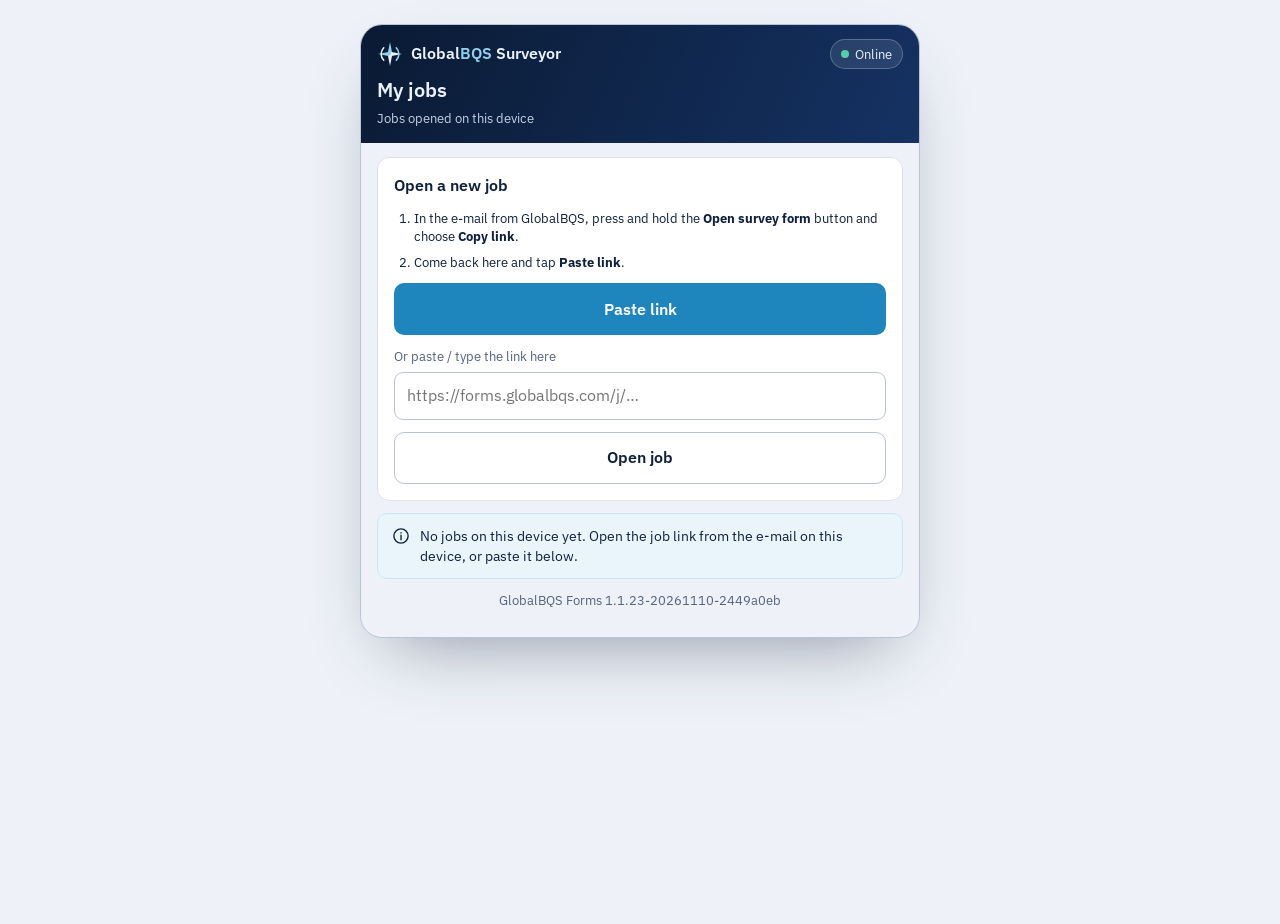
<file: index.html>
<!doctype html>
<html lang="en">
<head>
<meta charset="utf-8">
<script>
  // /j/<token> served as index.html (static-host fallback): go to the hash route before anything loads.
  (function(){var m=/^(.*\/)j\/([0-9a-fA-F]{64})\/?$/.exec(location.pathname);if(m){location.replace(m[1]+'#/j/'+m[2].toLowerCase());}})();
</script>
<meta name="viewport" content="width=device-width,initial-scale=1,viewport-fit=cover">
<title>GlobalBQS Forms</title>
<meta name="description" content="GlobalBQS survey forms for surveyors – works offline on board.">
<meta name="theme-color" content="#0a1a33">
<meta name="color-scheme" content="light dark">
<meta name="robots" content="noindex">
<meta name="referrer" content="no-referrer">
<link rel="manifest" href="manifest.webmanifest">
<link rel="icon" type="image/png" sizes="32x32" href="assets/icons/favicon-32.png">
<link rel="icon" type="image/svg+xml" href="assets/icons/icon.svg">
<!-- iOS home-screen app -->
<meta name="apple-mobile-web-app-capable" content="yes">
<meta name="mobile-web-app-capable" content="yes">
<meta name="apple-mobile-web-app-status-bar-style" content="black-translucent">
<meta name="apple-mobile-web-app-title" content="GBQS Forms">
<meta name="format-detection" content="telephone=no">
<link rel="apple-touch-icon" href="assets/icons/apple-touch-icon.png">
<link rel="stylesheet" href="app.css?v=1.1.23-20261110-2449a0eb">
<link rel="modulepreload" href="js/app.js">
</head>
<body>
<div class="demo-ribbon" aria-hidden="true">DEMO</div>
<div id="app"><div class="boot">Loading GlobalBQS Forms…</div></div>
<div class="modal" id="modal" hidden><div class="modal-c" role="dialog" aria-modal="true" aria-labelledby="mTitle"><h3 id="mTitle"></h3><div id="mBody" style="display:grid;gap:10px"></div><div id="mBtns"></div></div></div>
<div class="toast" id="toast" role="status" aria-live="polite" hidden></div>
<div class="update-bar" id="updateBar" role="alert" hidden><span>New version available</span><button type="button" id="updateBtn">Reload</button></div>
<noscript>GlobalBQS Forms needs JavaScript.</noscript>
<script type="module" src="js/app.js?v=1.1.23-20261110-2449a0eb"></script>
</body>
</html>
</file>
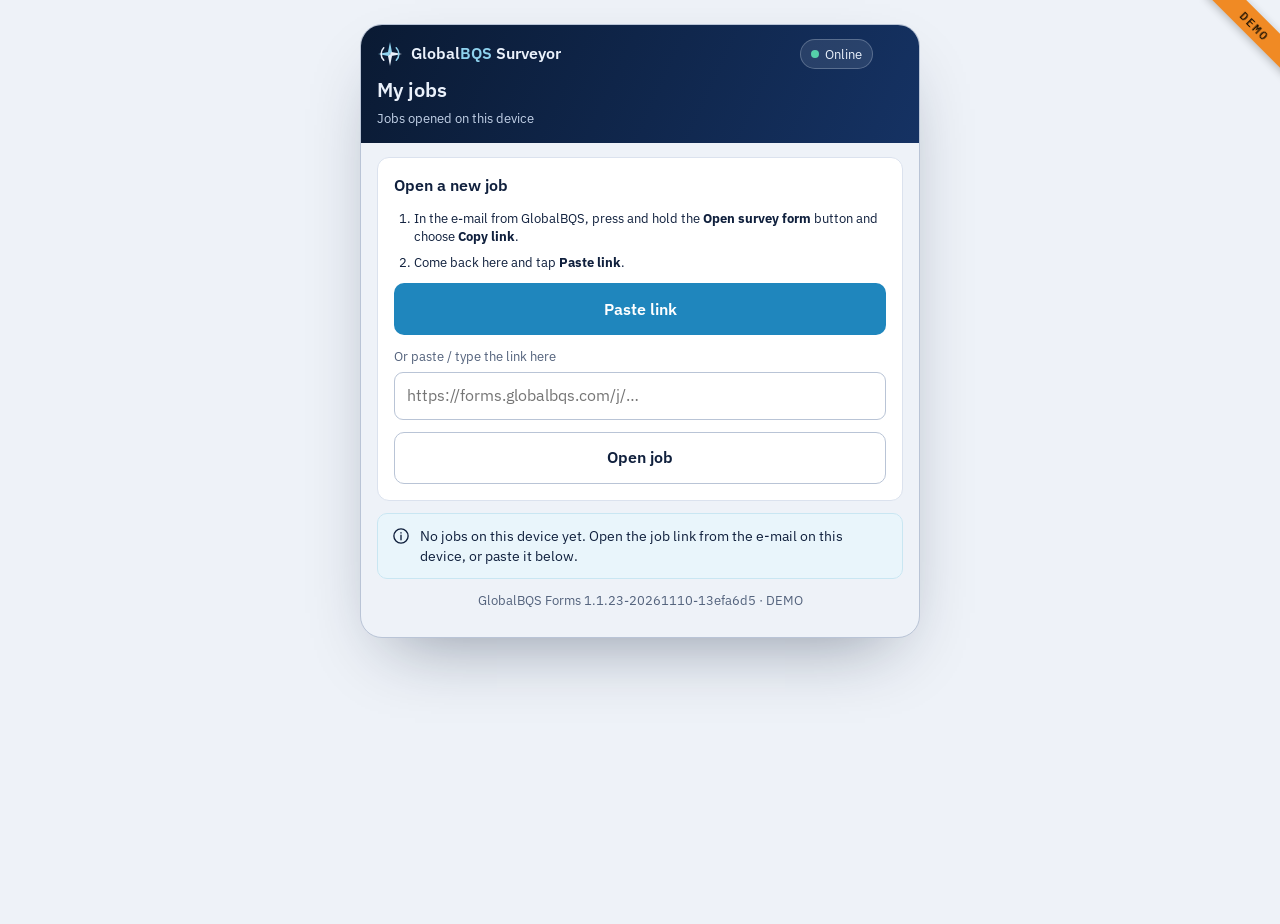
<file: demo/index.html>
<!doctype html>
<html lang="en">
<head>
<meta charset="utf-8">
<script>
  // /j/<token> served as index.html (static-host fallback): go to the hash route before anything loads.
  (function(){var m=/^(.*\/)j\/([0-9a-fA-F]{64})\/?$/.exec(location.pathname);if(m){location.replace(m[1]+'#/j/'+m[2].toLowerCase());}})();
</script>
<meta name="viewport" content="width=device-width,initial-scale=1,viewport-fit=cover">
<title>GlobalBQS Forms</title>
<meta name="description" content="GlobalBQS survey forms for surveyors – works offline on board.">
<meta name="theme-color" content="#0a1a33">
<meta name="color-scheme" content="light dark">
<meta name="robots" content="noindex">
<meta name="referrer" content="no-referrer">
<link rel="manifest" href="manifest.webmanifest">
<link rel="icon" type="image/png" sizes="32x32" href="assets/icons/favicon-32.png">
<link rel="icon" type="image/svg+xml" href="assets/icons/icon.svg">
<!-- iOS home-screen app -->
<meta name="apple-mobile-web-app-capable" content="yes">
<meta name="mobile-web-app-capable" content="yes">
<meta name="apple-mobile-web-app-status-bar-style" content="black-translucent">
<meta name="apple-mobile-web-app-title" content="GBQS Forms">
<meta name="format-detection" content="telephone=no">
<link rel="apple-touch-icon" href="assets/icons/apple-touch-icon.png">
<link rel="stylesheet" href="app.css?v=1.1.23-20261110-13efa6d5">
<link rel="modulepreload" href="js/app.js">
</head>
<body>
<div class="demo-ribbon" aria-hidden="true">DEMO</div>
<div id="app"><div class="boot">Loading GlobalBQS Forms…</div></div>
<div class="modal" id="modal" hidden><div class="modal-c" role="dialog" aria-modal="true" aria-labelledby="mTitle"><h3 id="mTitle"></h3><div id="mBody" style="display:grid;gap:10px"></div><div id="mBtns"></div></div></div>
<div class="toast" id="toast" role="status" aria-live="polite" hidden></div>
<div class="update-bar" id="updateBar" role="alert" hidden><span>New version available</span><button type="button" id="updateBtn">Reload</button></div>
<noscript>GlobalBQS Forms needs JavaScript.</noscript>
<script type="module" src="js/app.js?v=1.1.23-20261110-13efa6d5"></script>
</body>
</html>
</file>
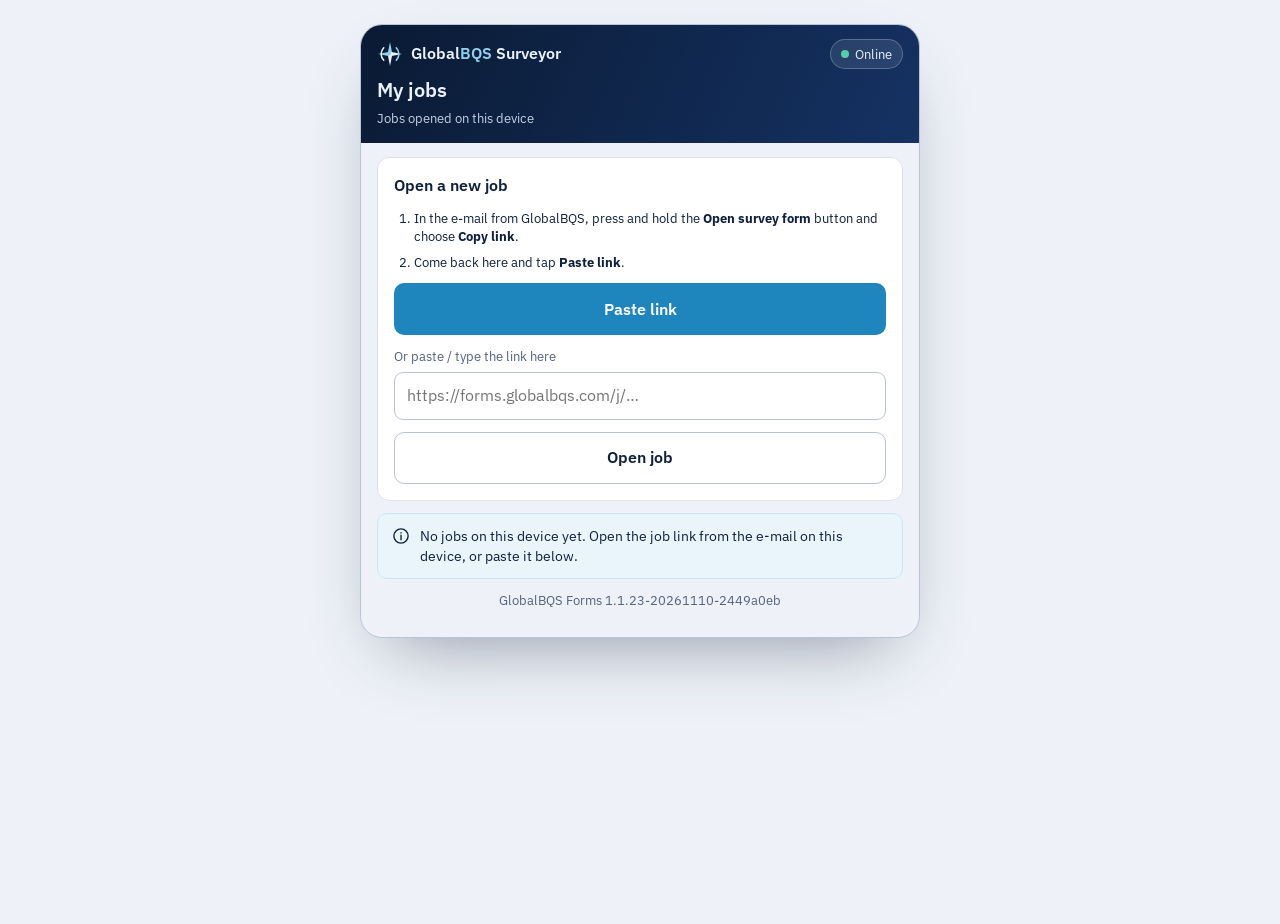
<file: j/index.html>
<!doctype html>
<html lang="en"><head><meta charset="utf-8"><meta name="viewport" content="width=device-width,initial-scale=1"><meta name="robots" content="noindex"><title>GlobalBQS Forms</title>
<script>
// Fallback for hosts without a 404 rewrite: links of the form /j/?<token>, /j/?t=<token> or /j/#<token>.
(function(){
  var s = location.search + ' ' + location.hash + ' ' + location.pathname, m = /([0-9a-fA-F]{64})/.exec(s);
  var base = location.pathname.replace(/j\/.*$/, '');
  location.replace(base + (m ? '#/j/' + m[1].toLowerCase() : ''));
})();
</script></head><body style="font-family:sans-serif;padding:24px">Opening the job… <a href="../">Continue</a></body></html>
</file>
<file: app.css>
/* GlobalBQS Forms - styles taken from the approved mockups (Surveyor Journey + Survey Form). */
@font-face{font-family:"IBM Plex Sans";font-style:normal;font-weight:400;font-display:swap;src:url(assets/fonts/ibm-plex-sans-latin-400-normal.woff2) format("woff2")}
@font-face{font-family:"IBM Plex Sans";font-style:normal;font-weight:500;font-display:swap;src:url(assets/fonts/ibm-plex-sans-latin-500-normal.woff2) format("woff2")}
@font-face{font-family:"IBM Plex Sans";font-style:normal;font-weight:600;font-display:swap;src:url(assets/fonts/ibm-plex-sans-latin-600-normal.woff2) format("woff2")}
@font-face{font-family:"IBM Plex Sans";font-style:normal;font-weight:700;font-display:swap;src:url(assets/fonts/ibm-plex-sans-latin-700-normal.woff2) format("woff2")}
@font-face{font-family:"IBM Plex Mono";font-style:normal;font-weight:400;font-display:swap;src:url(assets/fonts/ibm-plex-mono-latin-400-normal.woff2) format("woff2")}
@font-face{font-family:"IBM Plex Mono";font-style:normal;font-weight:500;font-display:swap;src:url(assets/fonts/ibm-plex-mono-latin-500-normal.woff2) format("woff2")}
@font-face{font-family:"IBM Plex Mono";font-style:normal;font-weight:600;font-display:swap;src:url(assets/fonts/ibm-plex-mono-latin-600-normal.woff2) format("woff2")}

:root{
  --bar:#0a1a33; --bar-2:#153263; --bar-ink:#eaf1fb; --bar-accent:#8fd2ee;
  --bg:#eef2f8; --app:#eef2f8; --surface:#ffffff; --surface-2:#f5f8fc; --tint:#e9f5fb; --tint-line:#c9e6f2;
  --ink:#10203d; --muted:#53627c; --line:#dbe2ee; --line-strong:#b9c4d6;
  --accent:#1f86bd; --accent-strong:#0f6a9c; --accent-ink:#ffffff;
  --pos:#0f6e56; --pos-bg:#e6f5f0; --neg:#a3500a; --neg-bg:#fcf1e2; --crit:#b3392c; --crit-bg:#fbeae7;
  --input:#ffffff; --pad:#ffffff;
  --sans:"IBM Plex Sans", ui-sans-serif, system-ui, -apple-system, "Segoe UI", sans-serif;
  --mono:"IBM Plex Mono", ui-monospace, "SF Mono", Menlo, Consolas, monospace;
  color-scheme:light;
}
@media (prefers-color-scheme: dark){ :root:not([data-theme="light"]){
  --bar:#07111f; --bar-2:#10264a; --bg:#0a1220; --app:#0a1220; --surface:#111c2f; --surface-2:#16233a; --tint:#11304a; --tint-line:#1d4a6a;
  --ink:#e6edf7; --muted:#a3b2c9; --line:#24344f; --line-strong:#3a4e6e;
  --accent:#5bb8e4; --accent-strong:#8fd2ee; --accent-ink:#06121f;
  --pos:#55cfa9; --pos-bg:#0e2e26; --neg:#f2a865; --neg-bg:#33240f; --crit:#f3907f; --crit-bg:#3a1a17;
  --input:#0c1628; color-scheme:dark; } }
:root[data-theme="dark"]{
  --bar:#07111f; --bar-2:#10264a; --bg:#0a1220; --app:#0a1220; --surface:#111c2f; --surface-2:#16233a; --tint:#11304a; --tint-line:#1d4a6a;
  --ink:#e6edf7; --muted:#a3b2c9; --line:#24344f; --line-strong:#3a4e6e;
  --accent:#5bb8e4; --accent-strong:#8fd2ee; --accent-ink:#06121f;
  --pos:#55cfa9; --pos-bg:#0e2e26; --neg:#f2a865; --neg-bg:#33240f; --crit:#f3907f; --crit-bg:#3a1a17;
  --input:#0c1628; color-scheme:dark; }

*{box-sizing:border-box}
[hidden]{display:none!important}
html{-webkit-text-size-adjust:100%; scroll-padding-top:env(safe-area-inset-top,0px)}
/* No overflow:hidden on body: on iOS Safari that turns body into the scroll container and position:fixed
   elements (the Back/Next bar) then scroll with the page. overflow-x:clip clips without creating a scroller. */
html{overflow-x:clip; background:var(--bg)}
body{margin:0; background:var(--bg); color:var(--ink); font-family:var(--sans); font-size:15px; line-height:1.45; min-height:100vh; min-height:100dvh}
body::before{content:""; position:fixed; inset:0 0 auto; height:env(safe-area-inset-top,0px); z-index:30; background:var(--bar)}
button,input,select,textarea{font:inherit; color:inherit}
:focus-visible{outline:3px solid var(--accent); outline-offset:2px}
.mono{font-family:var(--mono); font-variant-numeric:tabular-nums}
.muted{color:var(--muted); font-size:13.5px}
.small{font-size:12.5px}
.err{font-size:13px; color:var(--crit); font-weight:500}
.boot{display:grid; place-items:center; min-height:60vh; color:var(--muted)}

/* demo ribbon */
.demo-ribbon{display:none}
.is-demo .demo-ribbon{display:block; position:fixed; top:calc(env(safe-area-inset-top,0px) + 14px); right:-34px; z-index:60; transform:rotate(45deg); background:#f08a24; color:#1d1203; font:700 12px/1 var(--mono); letter-spacing:.18em; padding:6px 40px; box-shadow:0 2px 8px rgba(0,0,0,.25); pointer-events:none}

/* update + offline bars */
.update-bar{position:fixed; left:50%; transform:translateX(-50%); bottom:calc(96px + env(safe-area-inset-bottom,0px)); z-index:55; background:var(--ink); color:var(--surface); border-radius:12px; padding:10px 12px 10px 16px; display:flex; gap:12px; align-items:center; box-shadow:0 10px 30px rgba(0,0,0,.3); max-width:calc(100% - 32px); font-size:14px}
.update-bar button{min-height:40px; border-radius:9px; border:0; background:var(--accent); color:var(--accent-ink); font-weight:600; padding:0 14px; cursor:pointer}

/* ================= journey screens (phone-width column) ================= */
.journey-app{padding-top:env(safe-area-inset-top,0px); padding-bottom:env(safe-area-inset-bottom,0px)}
.phone{max-width:560px; margin:0 auto; background:var(--app); min-height:100vh; display:flex; flex-direction:column}
@media (min-width:600px){ .phone{min-height:auto; margin:24px auto 32px; border-radius:22px; border:1px solid var(--line-strong); overflow:hidden; box-shadow:0 30px 70px -30px rgba(10,26,51,.45)} }
.appbar{background:linear-gradient(115deg,var(--bar),var(--bar-2)); color:var(--bar-ink); padding:14px 16px; display:grid; gap:6px}
.appbar-row{display:flex; align-items:center; justify-content:space-between; gap:10px}
.brand{display:flex; align-items:center; gap:8px; font-weight:600; font-size:16px; min-width:0}
.brand svg{width:26px; height:26px; flex:none}
.brand b{font-weight:600; white-space:nowrap}
.brand span{color:var(--bar-accent)}
.net{font-size:12.5px; display:inline-flex; align-items:center; gap:6px; padding:4px 10px; min-height:30px; border-radius:999px; background:rgba(234,241,251,.1); border:1px solid rgba(234,241,251,.25); color:var(--bar-ink); white-space:nowrap}
.net i{width:8px; height:8px; border-radius:50%; background:#55cfa9; flex:none}
.net.off i{background:#f2a865}
.net .q{font-family:var(--mono); font-size:11.5px; background:#f2a865; color:#1d1203; border-radius:999px; padding:0 7px}
.appbar h1{margin:0; font-size:20px; font-weight:600}
.appbar p{margin:0; font-size:13px; color:#c3d2e8}
.back{background:none; border:0; color:var(--bar-accent); padding:0; min-height:36px; font-size:15px; cursor:pointer; justify-self:start}
.content{padding:14px 16px 28px; display:grid; gap:12px; align-content:start; flex:1}
.card{background:var(--surface); border:1px solid var(--line); border-radius:12px; padding:16px; display:grid; gap:12px; min-width:0}
.card>*{min-width:0}
.card h3{margin:0; font-size:16px; font-weight:600}
.row{display:flex; justify-content:space-between; align-items:center; gap:10px; flex-wrap:wrap}
.pill{display:inline-flex; align-items:center; gap:6px; font-family:var(--mono); font-size:11.5px; font-weight:600; letter-spacing:.06em; text-transform:uppercase; padding:4px 9px; border-radius:999px; white-space:nowrap}
.pill.ok{background:var(--pos-bg); color:var(--pos)} .pill.warn{background:var(--neg-bg); color:var(--neg)} .pill.bad{background:var(--crit-bg); color:var(--crit)} .pill.info{background:var(--tint); color:var(--accent-strong)}
.btn{display:inline-flex; align-items:center; justify-content:center; gap:8px; min-height:48px; padding:0 18px; border-radius:10px; border:1px solid transparent; font-weight:600; font-size:15px; cursor:pointer; text-decoration:none}
.btn.block{display:flex; width:100%; min-height:52px; font-size:15.5px}
.btn.primary{background:var(--accent); color:var(--accent-ink)}
.btn.primary:hover{background:var(--accent-strong)}
.btn.primary:disabled{background:var(--line-strong); color:var(--muted); cursor:not-allowed}
.btn.ghost{background:var(--surface); border-color:var(--line-strong); color:var(--ink)}
.btn.ghost:hover{border-color:var(--accent)}
.btn.ghost[aria-pressed="true"]{background:var(--neg-bg); border-color:var(--neg); color:var(--neg)}
.btn.danger{background:var(--crit); color:#fff}
.btn.small{min-height:40px; padding:0 12px; font-size:13.5px}
.btn:disabled{opacity:.55; cursor:not-allowed}
.kv{display:grid; grid-template-columns:auto 1fr; gap:6px 14px; font-size:14px; margin:0}
.kv dt{color:var(--muted)} .kv dd{margin:0; font-weight:500; text-align:right; overflow-wrap:anywhere}
.jobcard{display:grid; gap:6px; text-align:left; background:var(--surface); border:1px solid var(--line); border-radius:14px; padding:14px; cursor:pointer; width:100%}
.jobcard:hover{border-color:var(--accent)}
.jobcard .vsl{font-weight:600; font-size:16.5px}
.note{display:flex; gap:10px; padding:12px 14px; border-radius:10px; font-size:14px; align-items:flex-start}
.note svg{width:18px; height:18px; flex:none; margin-top:1px}
.note>div{min-width:0}
.note.info{background:var(--tint); border:1px solid var(--tint-line)}
.note.warn{background:var(--neg-bg); border:1px solid color-mix(in srgb,var(--neg) 35%,transparent)} .note.warn svg{color:var(--neg)}
.note.ok{background:var(--pos-bg); border:1px solid color-mix(in srgb,var(--pos) 30%,transparent)} .note.ok svg{color:var(--pos)}
.note.bad{background:var(--crit-bg); border:1px solid color-mix(in srgb,var(--crit) 35%,transparent)} .note.bad svg{color:var(--crit)}
.note .btn{margin-top:8px}
.check{display:grid; gap:10px; padding:14px; border-radius:12px; background:var(--surface); border:1px solid var(--line)}
.check.yes{border-color:var(--pos); background:var(--pos-bg)}
.check.no{border-color:var(--neg); background:var(--neg-bg)}
.check q{quotes:none; font-weight:600; font-size:15px}
.check .big{font-family:var(--mono); font-size:15px}
.yn{display:grid; grid-template-columns:1fr 1fr; gap:8px}
.yn button{min-height:48px; border-radius:10px; border:1px solid var(--line-strong); background:var(--surface); font-weight:600; cursor:pointer}
.yn button[aria-pressed="true"].y{background:var(--pos); color:#fff; border-color:var(--pos)}
.yn button[aria-pressed="true"].n{background:var(--neg); color:#fff; border-color:var(--neg)}
.fix{display:grid; gap:6px}
.fix label{font-size:12.5px; color:var(--muted)}
.fix input,.fix textarea,.fix select,.code{min-height:48px; padding:10px 12px; border-radius:9px; border:1px solid var(--line-strong); background:var(--input); font-size:16px; width:100%}
.fix textarea{min-height:72px; resize:vertical}
.fix input.bad{border-color:var(--crit)}
.fix .err{font-size:12.5px} .fix .okm{font-size:12.5px; color:var(--pos); font-weight:500}
.saved-fix{font-size:12.5px; color:var(--pos); font-weight:500}
.code{font-family:var(--mono); font-size:26px; letter-spacing:.4em; text-align:center; min-height:58px}
.tl{list-style:none; margin:0; padding:0; display:grid}
.tl li{display:grid; grid-template-columns:22px 1fr; gap:10px; padding-bottom:14px; position:relative}
.tl li::before{content:""; position:absolute; left:10px; top:22px; bottom:0; width:2px; background:var(--line)}
.tl li:last-child::before{display:none}
.tl .d{width:22px; height:22px; border-radius:50%; border:2px solid var(--line-strong); background:var(--surface); display:grid; place-items:center; font-size:12px; z-index:1}
.tl li.done .d{background:var(--pos); border-color:var(--pos); color:#fff}
.tl li.now .d{border-color:var(--accent); box-shadow:0 0 0 4px color-mix(in srgb,var(--accent) 25%,transparent)}
.tl li > div > b{display:block; font-size:14.5px}
.tl span b{color:var(--ink, inherit)}
.tl span{font-size:13px; color:var(--muted)}
ol.howto{margin:0; padding-left:20px; display:grid; gap:8px}
.ob{list-style:none; margin:0; padding:0; display:grid}
.ob li{display:flex; justify-content:space-between; align-items:center; gap:10px; padding:8px 0; border-bottom:1px solid var(--line); font-size:14px}
.ob li:last-child{border-bottom:0}
.ob small{display:block; font-family:var(--mono); font-size:11.5px; color:var(--muted)}
.progress{display:flex; gap:6px; align-items:center; font-size:12px; color:var(--muted)}
.progress i{width:26px; height:4px; border-radius:2px; background:var(--line)}
.progress i.on{background:var(--accent)}
.tabs{display:grid; grid-template-columns:1fr 1fr; gap:6px; background:var(--surface); padding:4px; border-radius:11px; border:1px solid var(--line)}
.tabs button{min-height:46px; border-radius:8px; border:0; background:transparent; font-weight:600; font-size:14.5px; cursor:pointer; display:flex; align-items:center; justify-content:center; gap:8px; color:var(--muted); padding:0 8px}
.tabs button[aria-selected="true"],.tabs button[aria-pressed="true"]{background:var(--tint); color:var(--accent-strong); box-shadow:inset 0 0 0 1px var(--accent)}
select.sel{min-height:48px; padding:10px 12px; border-radius:9px; border:1px solid var(--line-strong); background:var(--input); font-size:16px; width:100%}

/* ================= form (from the Survey Form mockup) ================= */
.form-app{padding-bottom:calc(104px + env(safe-area-inset-bottom,0px))}
.top{position:sticky; top:env(safe-area-inset-top,0px); z-index:20; background:linear-gradient(115deg,var(--bar) 0%,var(--bar-2) 100%); color:var(--bar-ink)}
.top-in{max-width:1180px; margin:0 auto; padding-block:10px 12px; padding-left:max(16px,env(safe-area-inset-left,0px)); padding-right:max(16px,env(safe-area-inset-right,0px)); display:grid; gap:8px}
.top-row{display:flex; align-items:center; justify-content:space-between; gap:12px}
.top .brand{flex:1}
.back-link{background:none; border:0; color:var(--bar-accent); min-height:40px; padding:0 6px 0 0; font-size:15px; cursor:pointer; flex:none}
.job{display:flex; flex-wrap:wrap; align-items:baseline; gap:4px 14px}
.job h1{margin:0; font-size:18px; font-weight:600; letter-spacing:.005em}
.job .ref{font-family:var(--mono); font-size:13px; color:var(--bar-accent)}
.saved{font-size:12.5px; color:#c3d2e8; display:flex; flex-wrap:wrap; gap:4px 12px}
#roBanner .ro-wrap{max-width:1180px; margin:12px auto 0; padding:0 max(16px,env(safe-area-inset-left,0px))}
main.ro .sig canvas{cursor:not-allowed}

.layout{max-width:1180px; margin:0 auto; padding-left:max(16px,env(safe-area-inset-left,0px)); padding-right:max(16px,env(safe-area-inset-right,0px)); padding-block:14px 32px; display:grid; gap:16px}
.steps{display:flex; gap:8px; overflow-x:auto; padding:2px 2px 6px; margin:0 -2px; scrollbar-width:thin}
.steps button{flex:none; display:flex; align-items:center; gap:8px; min-height:44px; padding:0 14px 0 8px; border-radius:999px; border:1px solid var(--line); background:var(--surface); color:var(--ink); font-size:14px; font-weight:500; cursor:pointer; text-align:left}
.steps button .n{width:26px; height:26px; border-radius:50%; display:grid; place-items:center; font-family:var(--mono); font-size:12px; font-weight:600; background:var(--surface-2); color:var(--muted); border:1px solid var(--line)}
.steps button.done .n{background:var(--pos-bg); color:var(--pos); border-color:transparent}
.steps button.open .n{background:var(--neg-bg); color:var(--neg); border-color:transparent}
.steps button[aria-current="step"]{border-color:var(--accent); box-shadow:inset 0 0 0 1px var(--accent)}
.steps button[aria-current="step"] .n{background:var(--accent); color:var(--accent-ink); border-color:transparent}
.steps .cnt{font-family:var(--mono); font-size:11.5px; color:var(--neg)}
.steps button .sl{flex:1; min-width:0}
main{min-width:0; display:grid; gap:14px; max-width:780px; width:100%}
@media (min-width:1000px){
  .layout{grid-template-columns:250px minmax(0,1fr); align-items:start; gap:28px; padding-top:22px}
  .steps{flex-direction:column; overflow:visible; position:sticky; top:calc(env(safe-area-inset-top,0px) + 130px); padding:0; margin:0}
  .steps button{border-radius:10px; justify-content:flex-start; width:100%}
  .steps .cnt{margin-left:auto}
}
.step-h{display:grid; gap:4px; padding:2px 0}
.eyebrow{font-family:var(--mono); font-size:12px; letter-spacing:.12em; text-transform:uppercase; color:var(--accent-strong)}
.step-h h2{margin:0; font-size:24px; font-weight:600; text-wrap:balance}
.step-h p{margin:0; color:var(--muted); max-width:62ch}
.card-h{display:flex; align-items:center; justify-content:space-between; gap:10px; flex-wrap:wrap}
.card-h h3{margin:0; font-size:16px; font-weight:600; display:flex; align-items:center; gap:10px; flex-wrap:wrap}
.gchip{font-family:var(--mono); font-size:12.5px; font-weight:600; letter-spacing:.04em; padding:3px 9px; border-radius:6px; background:var(--tint); color:var(--accent-strong); border:1px solid var(--tint-line)}
.order{background:var(--surface-2)}
.order dl{margin:0; display:grid; grid-template-columns:repeat(auto-fit,minmax(170px,1fr)); gap:12px 18px}
.order dt{font-size:12px; color:var(--muted); font-weight:500}
.order dd{margin:2px 0 0; font-weight:500; overflow-wrap:anywhere}
.lock{display:inline-flex; align-items:center; gap:6px; font-size:12.5px; color:var(--muted)}
.lock svg{width:14px; height:14px}
.lockbar{display:flex; gap:10px; align-items:center; flex-wrap:wrap; padding:12px 14px; border-radius:10px; background:var(--surface); border:1px solid var(--pos); font-size:14px}
.lockbar svg{width:18px; height:18px; color:var(--pos); flex:none}
.lockbar div{flex:1 1 220px}
.is-locked input:disabled,.is-locked select:disabled,.is-locked textarea:disabled,main.ro input:disabled,main.ro select:disabled,main.ro textarea:disabled{background:var(--surface-2); color:var(--muted); border-style:dashed}
.is-locked .seg button:disabled,.is-locked .btn:disabled,.is-locked .icon-btn:disabled,.is-locked .chip:disabled{opacity:.55; cursor:not-allowed}
.grid{display:grid; gap:12px 14px; grid-template-columns:repeat(auto-fit,minmax(150px,1fr))}
.grid.two{grid-template-columns:repeat(auto-fit,minmax(min(100%,220px),1fr))}
.field{display:grid; gap:5px; min-width:0; align-content:start}
.field label,.lbl{font-size:13.5px; font-weight:500; color:var(--ink)}
.opt{color:var(--muted); font-weight:400}
.ctl{position:relative; min-width:0}
.field>*,.ts-ctl .dt>*{min-width:0}
.ctl input,.ctl select,.field textarea{width:100%; min-height:48px; padding:10px 12px; border-radius:8px; border:1px solid var(--line-strong); background:var(--input); font-size:16px}
.field textarea{min-height:88px; resize:vertical; line-height:1.45}
.ctl.has-unit input{padding-right:52px}
.ctl .unit{position:absolute; right:12px; top:24px; transform:translateY(-50%); font-family:var(--mono); font-size:13px; color:var(--muted); pointer-events:none}
.ctl input.num{font-family:var(--mono); font-variant-numeric:tabular-nums}
.ctl input:focus,.ctl select:focus,.field textarea:focus{border-color:var(--accent); outline:none; box-shadow:0 0 0 3px color-mix(in srgb,var(--accent) 25%,transparent)}
.ctl input.miss,.ctl select.miss{border-color:var(--neg); background:color-mix(in srgb,var(--neg-bg) 60%,var(--input))}
.ctl input.bad{border-color:var(--crit); background:color-mix(in srgb,var(--crit-bg) 60%,var(--input))}
.hint{margin:0; font-size:12.5px; color:var(--muted)}
.pv{margin:0; font-size:12px; color:var(--muted); font-family:var(--mono)}
.pv:empty{display:none}
.pv.err{color:var(--crit); font-family:var(--sans); font-weight:500}
.pv .w{display:block; color:var(--neg); font-family:var(--sans); font-weight:500}
.out{display:flex; align-items:baseline; justify-content:space-between; gap:10px; min-height:48px; padding:10px 12px; border-radius:8px; background:var(--surface-2); border:1px dashed var(--line-strong); flex-wrap:wrap}
.out .v{font-family:var(--mono); font-weight:600; font-size:16px}
.out .s{font-size:12.5px; color:var(--muted)}
.seg{display:inline-flex; flex-wrap:wrap; border:1px solid var(--line-strong); border-radius:9px; overflow:hidden; background:var(--input); width:auto; max-width:100%; min-width:0}
.seg button{min-height:46px; min-width:56px; padding:0 14px; border:0; border-right:1px solid var(--line); background:transparent; font-size:14.5px; font-weight:500; cursor:pointer}
.seg button:last-child{border-right:0}
.seg button[aria-pressed="true"]{background:var(--accent); color:var(--accent-ink)}
.seg.sm button{min-width:44px; padding:0 10px}
.chips{display:flex; flex-wrap:wrap; gap:8px}
.chip{display:inline-flex; align-items:center; gap:8px; min-height:46px; padding:0 16px; border-radius:999px; border:1px solid var(--line-strong); background:var(--surface); font-family:var(--mono); font-weight:600; font-size:14px; cursor:pointer}
.chip[aria-pressed="true"]{background:var(--tint); border-color:var(--accent); color:var(--accent-strong)}
.chip .box{width:16px; height:16px; border-radius:4px; border:1.5px solid currentColor; display:grid; place-items:center}
.chip[aria-pressed="true"] .box::after{content:""; width:8px; height:8px; border-radius:2px; background:currentColor}
.btn.add{justify-self:start; border-style:dashed; color:var(--accent-strong); border-color:var(--accent); background:transparent}
.icon-btn{width:44px; height:44px; display:grid; place-items:center; border-radius:9px; border:1px solid var(--line); background:var(--surface); cursor:pointer; color:var(--muted); flex:none}
.icon-btn svg{width:18px; height:18px}
.icon-btn:hover{color:var(--crit); border-color:var(--crit)}
.tick{display:flex; gap:10px; align-items:center; min-height:44px; font-size:14px; cursor:pointer}
.tick input{width:22px; height:22px; margin:0; accent-color:var(--accent)}
.tanks{display:grid; gap:8px}
.tank{border:1px solid var(--line); border-radius:10px; background:var(--surface-2); overflow:hidden}
.tank.open{border-color:var(--line-strong)}
.tank-sum{display:flex; align-items:center; gap:10px; width:100%; min-height:52px; padding:8px 12px; background:transparent; border:0; text-align:left; cursor:pointer}
.tank-sum svg{width:18px; height:18px; flex:none; color:var(--muted); transition:transform .15s}
.tank.open .tank-sum svg{transform:rotate(180deg)}
.tsum{flex:1; min-width:0; display:grid; grid-template-columns:minmax(0,1fr) auto auto; gap:4px 12px; align-items:center}
.tsum .tn{font-weight:600; font-size:14.5px; overflow:hidden; text-overflow:ellipsis; white-space:nowrap}
.tsum .tv{font-family:var(--mono); font-size:13px; color:var(--muted); text-align:right}
.tsum .tm{font-family:var(--mono); font-size:14px; font-weight:600; text-align:right; min-width:86px}
.tank-body{padding:12px; display:grid; gap:12px; border-top:1px solid var(--line)}
.tank-top{display:flex; align-items:flex-end; gap:10px; flex-wrap:wrap}
.tank-top .grow{flex:1 1 180px}
.calc4{display:grid; grid-template-columns:repeat(4,minmax(0,1fr)); gap:1px; background:var(--line); border:1px solid var(--line); border-radius:8px; overflow:hidden}
.calc4 div{background:var(--surface); padding:8px 10px; display:grid; gap:1px; min-width:0}
.calc4 span{font-size:11.5px; color:var(--muted)}
.calc4 b{font-family:var(--mono); font-weight:600; font-size:15px; overflow-wrap:anywhere}
.calc4 div.mt{background:var(--tint)}
.calc4 div.mt b{color:var(--accent-strong)}
.calc-wait{font-size:13px; color:var(--muted); padding:8px 10px; border:1px dashed var(--line-strong); border-radius:8px}
@media (max-width:420px){ .calc4{grid-template-columns:repeat(2,minmax(0,1fr))} .tsum{grid-template-columns:minmax(0,1fr) auto} .tsum .tv{grid-column:1; grid-row:2; text-align:left} .tsum .tm{grid-row:1 / span 2; grid-column:2} }
.empty{margin:0; color:var(--muted); font-size:14px}
.subtot{font-family:var(--mono); font-weight:600; font-size:15px}
.subtot small{font-family:var(--sans); font-weight:400; color:var(--muted); font-size:12.5px; margin-right:6px}
.tb{font-family:var(--mono); font-size:11.5px; border-radius:999px; padding:1px 7px}
.tb.warn{background:var(--neg-bg); color:var(--neg)} .tb.ok{background:var(--pos-bg); color:var(--pos)}
.srow{display:flex; gap:10px; align-items:flex-start; padding:10px; border:1px dashed var(--line-strong); border-radius:9px; background:var(--surface)}
.srow>.grid{flex:1; min-width:0}
.samp{display:grid; gap:10px; padding-top:10px; border-top:1px dashed var(--line-strong)}
.fnote{margin:0; font-size:12px; color:var(--muted); padding:0 2px}
.deliv{border:1px solid var(--line); border-radius:10px; padding:12px; display:grid; gap:12px; background:var(--surface-2)}
.dtab{width:100%; border-collapse:collapse; font-size:13.5px}
.dtab th{font-size:12px; font-weight:500; color:var(--muted); text-align:left; padding:4px 6px; border-bottom:1px solid var(--line); white-space:normal}
.dtab td{padding:6px; border-bottom:1px solid var(--line); vertical-align:top}
.dtab td.n,.dtab th.n{text-align:right; font-family:var(--mono); white-space:nowrap}
.dtab tfoot td{font-weight:600; border-bottom:0}
.cmp{display:grid; grid-template-columns:1fr auto; gap:6px 14px; padding:12px 14px; border-radius:9px; background:var(--surface-2); border:1px solid var(--line); font-size:14px}
.cmp .v{font-family:var(--mono); text-align:right; font-variant-numeric:tabular-nums}
.cmp .d{font-weight:600}
.pos{color:var(--pos)} .neg{color:var(--neg)} .crit{color:var(--crit)}
.confirm{display:flex; gap:12px; align-items:flex-start; padding:14px; border-radius:10px; border:1px solid var(--line-strong); background:var(--surface-2); cursor:pointer}
.confirm input{width:24px; height:24px; margin:0; flex:none; accent-color:var(--pos)}
.confirm.on{background:var(--pos-bg); border-color:color-mix(in srgb,var(--pos) 40%,transparent)}
.sigs{display:grid; gap:14px; grid-template-columns:repeat(auto-fit,minmax(min(100%,250px),1fr))}
.sig{display:grid; gap:6px; align-content:start}
.sig-h{display:flex; justify-content:space-between; gap:8px; align-items:baseline; flex-wrap:wrap}
.sig-h .who{font-size:13px; color:var(--muted)}
.sig canvas{width:100%; height:150px; border-radius:10px; border:1.5px dashed var(--line-strong); background:var(--pad); touch-action:none; cursor:crosshair; display:block}
.sig.signed canvas{border-style:solid; border-color:var(--pos)}
.sig.receipt canvas{border-color:var(--neg)}
.sig.locked canvas{opacity:.45; cursor:not-allowed}
.sig-f{display:flex; justify-content:space-between; align-items:center; gap:8px; font-size:12.5px; color:var(--muted)}
.sig.signed .sig-f span{color:var(--pos); font-weight:500}
.sig.receipt .sig-f span{color:var(--neg)}
.sig.vno{padding:12px; border-radius:10px; border:1px solid color-mix(in srgb,var(--crit) 40%,transparent); background:var(--crit-bg)}
.vbtns{display:flex; flex-wrap:wrap; gap:8px}
.res{display:grid; gap:12px}
.big{display:grid; grid-template-columns:repeat(auto-fit,minmax(130px,1fr)); gap:10px}
.big div{background:var(--surface-2); border:1px solid var(--line); border-radius:9px; padding:10px 12px; display:grid; gap:2px}
.big span{font-size:12px; color:var(--muted)}
.big b{font-family:var(--mono); font-size:20px; font-weight:600}
.formula{margin:0; font-family:var(--mono); font-size:12.5px; color:var(--muted); overflow-wrap:anywhere}
.ts{display:grid; gap:0}
.ts-row{display:grid; grid-template-columns:34px minmax(0,1fr); gap:4px 12px; padding:8px 0; align-items:start; border-radius:10px}
.ts-row .drag{width:34px; height:44px; border:0; background:transparent; color:var(--muted); cursor:grab; touch-action:none; -webkit-user-select:none; user-select:none; font-size:18px; letter-spacing:-3px; border-radius:8px; padding:0}
.ts-row .drag:hover{background:var(--surface-2); color:var(--ink)}
.ts-row.dragging{background:var(--surface); box-shadow:0 12px 32px rgba(10,26,51,.28); padding:8px 6px; cursor:grabbing}
.ts-ph{border:2px dashed var(--accent); border-radius:10px; background:var(--tint)}
.ts-main{display:grid; gap:6px; min-width:0}
.ts-head{display:flex; align-items:center; gap:6px; min-width:0}
.ts-head .ts-lbl{flex:1; min-width:0}
.ts-lbl{font-size:14.5px; font-weight:500}
.ts-lbl.key::after{content:" · key"; font-family:var(--mono); font-size:11px; color:var(--accent-strong); letter-spacing:.04em}
.ts-row.set .ts-lbl{color:var(--ink)}
.ts-ctl{display:flex; gap:12px 14px; align-items:center; flex-wrap:wrap}
.ts-ctl .dt{flex:1 1 280px; min-width:0; display:grid; grid-template-columns:repeat(auto-fit,minmax(min(100%,150px),1fr)); gap:12px 14px}
.ts-ctl input{min-height:46px; padding:8px 10px; border-radius:8px; border:1px solid var(--line-strong); background:var(--input); font-family:var(--mono); font-size:16px}
input[type=date],input[type=time]{display:block; width:100%; min-width:0; max-width:100%; box-sizing:border-box; -webkit-appearance:none; appearance:none; text-align:left}
input[type=date]::-webkit-date-and-time-value,input[type=time]::-webkit-date-and-time-value{text-align:left}
.ts-ctl .lt{font-family:var(--mono); font-size:12px; color:var(--muted)}
.mini{width:40px; height:40px; flex:none; display:grid; place-items:center; border-radius:8px; border:1px solid var(--line); background:var(--surface); color:var(--muted); cursor:pointer; font-size:15px}
.mini:hover{border-color:var(--accent); color:var(--ink)}
.mini:disabled{opacity:.35; cursor:default}
.mini.del:hover{border-color:var(--crit); color:var(--crit)}
.addev{display:grid; gap:10px; padding:12px; border:1px dashed var(--accent); border-radius:10px; background:var(--surface-2)}
.ts-warn{font-size:12.5px; color:var(--neg)}
.ts-warn .btn{margin-left:8px; min-height:34px}
.ts-warn:empty{display:none}
.ph-grid{display:grid; grid-template-columns:repeat(auto-fill,minmax(104px,1fr)); gap:10px}
.ph{position:relative; border-radius:9px; overflow:hidden; border:1px solid var(--line); background:var(--surface-2)}
.ph img{display:block; width:100%; aspect-ratio:1; object-fit:cover; max-width:100%}
.ph .ph-none{aspect-ratio:1; display:grid; place-items:center; text-align:center; padding:8px; font-size:12px; color:var(--muted)}
.ph figcaption{font-family:var(--mono); font-size:11px; color:var(--muted); padding:5px 7px}
.ph .fst.uploaded{color:var(--pos)} .ph .fst.error{color:var(--neg)}
.ph button{position:absolute; top:6px; right:6px; width:34px; height:34px; border-radius:50%; border:0; background:rgba(10,26,51,.72); color:#fff; display:grid; place-items:center; cursor:pointer}
.ph button svg{width:14px; height:14px}
.file-btn{position:relative; overflow:hidden}
.file-btn input{position:absolute; inset:0; opacity:0; cursor:pointer; font-size:0}
.issues{display:grid; gap:8px; margin:0; padding:0; list-style:none}
.issues li{display:flex; justify-content:space-between; align-items:center; gap:10px; padding:10px 12px; border-radius:9px; background:var(--neg-bg); font-size:14px}
.issues li .btn{flex:none; white-space:nowrap}
.issues li .st{font-family:var(--mono); font-size:11.5px; color:var(--neg); margin-right:6px}
.flags{display:grid; gap:8px; margin:0; padding:0; list-style:none}
.flags li{display:flex; gap:10px; align-items:flex-start; padding:10px 12px; border-radius:9px; background:var(--surface-2); border:1px solid var(--line); font-size:14px}
.flags li .pill{flex:none}
.foot{position:fixed; left:0; right:0; bottom:0; top:auto; z-index:20; margin:0; background:var(--surface); border-top:1px solid var(--line); padding-bottom:env(safe-area-inset-bottom,0px)}
/* iOS Chrome/Safari: while the browser toolbar slides away during a scroll, a fixed bar can briefly sit above the
   new bottom edge. This band (below the bar, normally off-screen) keeps form content from showing under it. */
.foot::after{content:""; position:absolute; left:0; right:0; top:100%; height:160px; background:var(--surface); pointer-events:none}
.foot-in{max-width:1180px; margin:0 auto; padding-block:10px; padding-left:max(16px,env(safe-area-inset-left,0px)); padding-right:max(16px,env(safe-area-inset-right,0px)); display:flex; align-items:center; justify-content:space-between; gap:12px}
.foot .where{font-size:13px; color:var(--muted); text-align:center; min-width:0; overflow:hidden; text-overflow:ellipsis; white-space:nowrap}
.foot .where b{color:var(--ink); font-weight:600}

/* modal + toast */
.modal{position:fixed; inset:0; z-index:70; background:rgba(5,12,24,.55); display:grid; place-items:center; padding:16px}
.modal-c{background:var(--surface); border-radius:14px; max-width:480px; width:100%; max-height:calc(100vh - 32px); overflow:auto; padding:22px; display:grid; gap:12px; box-shadow:0 20px 60px rgba(0,0,0,.35)}
.modal-c h3{margin:0; font-size:19px}
.modal-c p{margin:0; color:var(--muted)}
#mBtns{display:flex; justify-content:flex-end; gap:8px; flex-wrap:wrap}
.toast{position:fixed; left:50%; transform:translateX(-50%); bottom:calc(92px + env(safe-area-inset-bottom,0px)); z-index:80; background:var(--ink); color:var(--surface); padding:10px 16px; border-radius:9px; font-size:14px; max-width:calc(100% - 32px)}
@media (prefers-reduced-motion:no-preference){ .step-anim{animation:fade .18s ease-out} @keyframes fade{from{opacity:.4; transform:translateY(4px)} to{opacity:1; transform:none}} }
.is-demo .net{margin-right:30px}

/* condition checklist (B+C / Condition mockups) */
.ci{border:1px solid var(--line); border-radius:10px; background:var(--surface-2); padding:12px; display:grid; gap:10px; min-width:0}
.ci.st-fair{border-color:color-mix(in srgb,var(--neg) 45%,var(--line))}
.ci.st-damaged{border-color:color-mix(in srgb,var(--crit) 50%,var(--line)); background:color-mix(in srgb,var(--crit-bg) 45%,var(--surface-2))}
.ci-h{display:flex; justify-content:space-between; align-items:center; gap:10px 14px; flex-wrap:wrap}
.ci-h .nm{font-weight:600; font-size:14.5px}
.stat button[data-val="good"][aria-pressed="true"]{background:var(--pos); color:#fff}
.stat button[data-val="fair"][aria-pressed="true"]{background:var(--neg); color:#fff}
.stat button[data-val="damaged"][aria-pressed="true"]{background:var(--crit); color:#fff}
.stat button[data-val="poor"][aria-pressed="true"]{background:var(--crit); color:#fff}
.stat button[data-val="na"][aria-pressed="true"]{background:var(--muted); color:var(--surface)}
.ci textarea{min-height:64px!important}
.clist{display:grid; gap:8px}
.secph{padding-top:10px; border-top:1px dashed var(--line-strong)}
.link-tag{margin:0; font-size:12px; color:var(--muted)}
.link-tag b{color:var(--crit); font-weight:600}
.steps .sep{flex:none; align-self:center; font-family:var(--mono); font-size:10.5px; letter-spacing:.12em; text-transform:uppercase; color:var(--muted); padding:0 4px}
@media (min-width:1000px){ .steps .sep{padding:10px 4px 2px; align-self:flex-start} }

.foot.kb-open{visibility:hidden}

.tank-head{display:flex; align-items:center; gap:4px; padding-right:8px}
.tank-head .tank-sum{flex:1; min-width:0}

#barSubmit:disabled{background:var(--line-strong); color:var(--muted)}
</file>
<file: demo/app.css>
/* GlobalBQS Forms - styles taken from the approved mockups (Surveyor Journey + Survey Form). */
@font-face{font-family:"IBM Plex Sans";font-style:normal;font-weight:400;font-display:swap;src:url(assets/fonts/ibm-plex-sans-latin-400-normal.woff2) format("woff2")}
@font-face{font-family:"IBM Plex Sans";font-style:normal;font-weight:500;font-display:swap;src:url(assets/fonts/ibm-plex-sans-latin-500-normal.woff2) format("woff2")}
@font-face{font-family:"IBM Plex Sans";font-style:normal;font-weight:600;font-display:swap;src:url(assets/fonts/ibm-plex-sans-latin-600-normal.woff2) format("woff2")}
@font-face{font-family:"IBM Plex Sans";font-style:normal;font-weight:700;font-display:swap;src:url(assets/fonts/ibm-plex-sans-latin-700-normal.woff2) format("woff2")}
@font-face{font-family:"IBM Plex Mono";font-style:normal;font-weight:400;font-display:swap;src:url(assets/fonts/ibm-plex-mono-latin-400-normal.woff2) format("woff2")}
@font-face{font-family:"IBM Plex Mono";font-style:normal;font-weight:500;font-display:swap;src:url(assets/fonts/ibm-plex-mono-latin-500-normal.woff2) format("woff2")}
@font-face{font-family:"IBM Plex Mono";font-style:normal;font-weight:600;font-display:swap;src:url(assets/fonts/ibm-plex-mono-latin-600-normal.woff2) format("woff2")}

:root{
  --bar:#0a1a33; --bar-2:#153263; --bar-ink:#eaf1fb; --bar-accent:#8fd2ee;
  --bg:#eef2f8; --app:#eef2f8; --surface:#ffffff; --surface-2:#f5f8fc; --tint:#e9f5fb; --tint-line:#c9e6f2;
  --ink:#10203d; --muted:#53627c; --line:#dbe2ee; --line-strong:#b9c4d6;
  --accent:#1f86bd; --accent-strong:#0f6a9c; --accent-ink:#ffffff;
  --pos:#0f6e56; --pos-bg:#e6f5f0; --neg:#a3500a; --neg-bg:#fcf1e2; --crit:#b3392c; --crit-bg:#fbeae7;
  --input:#ffffff; --pad:#ffffff;
  --sans:"IBM Plex Sans", ui-sans-serif, system-ui, -apple-system, "Segoe UI", sans-serif;
  --mono:"IBM Plex Mono", ui-monospace, "SF Mono", Menlo, Consolas, monospace;
  color-scheme:light;
}
@media (prefers-color-scheme: dark){ :root:not([data-theme="light"]){
  --bar:#07111f; --bar-2:#10264a; --bg:#0a1220; --app:#0a1220; --surface:#111c2f; --surface-2:#16233a; --tint:#11304a; --tint-line:#1d4a6a;
  --ink:#e6edf7; --muted:#a3b2c9; --line:#24344f; --line-strong:#3a4e6e;
  --accent:#5bb8e4; --accent-strong:#8fd2ee; --accent-ink:#06121f;
  --pos:#55cfa9; --pos-bg:#0e2e26; --neg:#f2a865; --neg-bg:#33240f; --crit:#f3907f; --crit-bg:#3a1a17;
  --input:#0c1628; color-scheme:dark; } }
:root[data-theme="dark"]{
  --bar:#07111f; --bar-2:#10264a; --bg:#0a1220; --app:#0a1220; --surface:#111c2f; --surface-2:#16233a; --tint:#11304a; --tint-line:#1d4a6a;
  --ink:#e6edf7; --muted:#a3b2c9; --line:#24344f; --line-strong:#3a4e6e;
  --accent:#5bb8e4; --accent-strong:#8fd2ee; --accent-ink:#06121f;
  --pos:#55cfa9; --pos-bg:#0e2e26; --neg:#f2a865; --neg-bg:#33240f; --crit:#f3907f; --crit-bg:#3a1a17;
  --input:#0c1628; color-scheme:dark; }

*{box-sizing:border-box}
[hidden]{display:none!important}
html{-webkit-text-size-adjust:100%; scroll-padding-top:env(safe-area-inset-top,0px)}
/* No overflow:hidden on body: on iOS Safari that turns body into the scroll container and position:fixed
   elements (the Back/Next bar) then scroll with the page. overflow-x:clip clips without creating a scroller. */
html{overflow-x:clip; background:var(--bg)}
body{margin:0; background:var(--bg); color:var(--ink); font-family:var(--sans); font-size:15px; line-height:1.45; min-height:100vh; min-height:100dvh}
body::before{content:""; position:fixed; inset:0 0 auto; height:env(safe-area-inset-top,0px); z-index:30; background:var(--bar)}
button,input,select,textarea{font:inherit; color:inherit}
:focus-visible{outline:3px solid var(--accent); outline-offset:2px}
.mono{font-family:var(--mono); font-variant-numeric:tabular-nums}
.muted{color:var(--muted); font-size:13.5px}
.small{font-size:12.5px}
.err{font-size:13px; color:var(--crit); font-weight:500}
.boot{display:grid; place-items:center; min-height:60vh; color:var(--muted)}

/* demo ribbon */
.demo-ribbon{display:none}
.is-demo .demo-ribbon{display:block; position:fixed; top:calc(env(safe-area-inset-top,0px) + 14px); right:-34px; z-index:60; transform:rotate(45deg); background:#f08a24; color:#1d1203; font:700 12px/1 var(--mono); letter-spacing:.18em; padding:6px 40px; box-shadow:0 2px 8px rgba(0,0,0,.25); pointer-events:none}

/* update + offline bars */
.update-bar{position:fixed; left:50%; transform:translateX(-50%); bottom:calc(96px + env(safe-area-inset-bottom,0px)); z-index:55; background:var(--ink); color:var(--surface); border-radius:12px; padding:10px 12px 10px 16px; display:flex; gap:12px; align-items:center; box-shadow:0 10px 30px rgba(0,0,0,.3); max-width:calc(100% - 32px); font-size:14px}
.update-bar button{min-height:40px; border-radius:9px; border:0; background:var(--accent); color:var(--accent-ink); font-weight:600; padding:0 14px; cursor:pointer}

/* ================= journey screens (phone-width column) ================= */
.journey-app{padding-top:env(safe-area-inset-top,0px); padding-bottom:env(safe-area-inset-bottom,0px)}
.phone{max-width:560px; margin:0 auto; background:var(--app); min-height:100vh; display:flex; flex-direction:column}
@media (min-width:600px){ .phone{min-height:auto; margin:24px auto 32px; border-radius:22px; border:1px solid var(--line-strong); overflow:hidden; box-shadow:0 30px 70px -30px rgba(10,26,51,.45)} }
.appbar{background:linear-gradient(115deg,var(--bar),var(--bar-2)); color:var(--bar-ink); padding:14px 16px; display:grid; gap:6px}
.appbar-row{display:flex; align-items:center; justify-content:space-between; gap:10px}
.brand{display:flex; align-items:center; gap:8px; font-weight:600; font-size:16px; min-width:0}
.brand svg{width:26px; height:26px; flex:none}
.brand b{font-weight:600; white-space:nowrap}
.brand span{color:var(--bar-accent)}
.net{font-size:12.5px; display:inline-flex; align-items:center; gap:6px; padding:4px 10px; min-height:30px; border-radius:999px; background:rgba(234,241,251,.1); border:1px solid rgba(234,241,251,.25); color:var(--bar-ink); white-space:nowrap}
.net i{width:8px; height:8px; border-radius:50%; background:#55cfa9; flex:none}
.net.off i{background:#f2a865}
.net .q{font-family:var(--mono); font-size:11.5px; background:#f2a865; color:#1d1203; border-radius:999px; padding:0 7px}
.appbar h1{margin:0; font-size:20px; font-weight:600}
.appbar p{margin:0; font-size:13px; color:#c3d2e8}
.back{background:none; border:0; color:var(--bar-accent); padding:0; min-height:36px; font-size:15px; cursor:pointer; justify-self:start}
.content{padding:14px 16px 28px; display:grid; gap:12px; align-content:start; flex:1}
.card{background:var(--surface); border:1px solid var(--line); border-radius:12px; padding:16px; display:grid; gap:12px; min-width:0}
.card>*{min-width:0}
.card h3{margin:0; font-size:16px; font-weight:600}
.row{display:flex; justify-content:space-between; align-items:center; gap:10px; flex-wrap:wrap}
.pill{display:inline-flex; align-items:center; gap:6px; font-family:var(--mono); font-size:11.5px; font-weight:600; letter-spacing:.06em; text-transform:uppercase; padding:4px 9px; border-radius:999px; white-space:nowrap}
.pill.ok{background:var(--pos-bg); color:var(--pos)} .pill.warn{background:var(--neg-bg); color:var(--neg)} .pill.bad{background:var(--crit-bg); color:var(--crit)} .pill.info{background:var(--tint); color:var(--accent-strong)}
.btn{display:inline-flex; align-items:center; justify-content:center; gap:8px; min-height:48px; padding:0 18px; border-radius:10px; border:1px solid transparent; font-weight:600; font-size:15px; cursor:pointer; text-decoration:none}
.btn.block{display:flex; width:100%; min-height:52px; font-size:15.5px}
.btn.primary{background:var(--accent); color:var(--accent-ink)}
.btn.primary:hover{background:var(--accent-strong)}
.btn.primary:disabled{background:var(--line-strong); color:var(--muted); cursor:not-allowed}
.btn.ghost{background:var(--surface); border-color:var(--line-strong); color:var(--ink)}
.btn.ghost:hover{border-color:var(--accent)}
.btn.ghost[aria-pressed="true"]{background:var(--neg-bg); border-color:var(--neg); color:var(--neg)}
.btn.danger{background:var(--crit); color:#fff}
.btn.small{min-height:40px; padding:0 12px; font-size:13.5px}
.btn:disabled{opacity:.55; cursor:not-allowed}
.kv{display:grid; grid-template-columns:auto 1fr; gap:6px 14px; font-size:14px; margin:0}
.kv dt{color:var(--muted)} .kv dd{margin:0; font-weight:500; text-align:right; overflow-wrap:anywhere}
.jobcard{display:grid; gap:6px; text-align:left; background:var(--surface); border:1px solid var(--line); border-radius:14px; padding:14px; cursor:pointer; width:100%}
.jobcard:hover{border-color:var(--accent)}
.jobcard .vsl{font-weight:600; font-size:16.5px}
.note{display:flex; gap:10px; padding:12px 14px; border-radius:10px; font-size:14px; align-items:flex-start}
.note svg{width:18px; height:18px; flex:none; margin-top:1px}
.note>div{min-width:0}
.note.info{background:var(--tint); border:1px solid var(--tint-line)}
.note.warn{background:var(--neg-bg); border:1px solid color-mix(in srgb,var(--neg) 35%,transparent)} .note.warn svg{color:var(--neg)}
.note.ok{background:var(--pos-bg); border:1px solid color-mix(in srgb,var(--pos) 30%,transparent)} .note.ok svg{color:var(--pos)}
.note.bad{background:var(--crit-bg); border:1px solid color-mix(in srgb,var(--crit) 35%,transparent)} .note.bad svg{color:var(--crit)}
.note .btn{margin-top:8px}
.check{display:grid; gap:10px; padding:14px; border-radius:12px; background:var(--surface); border:1px solid var(--line)}
.check.yes{border-color:var(--pos); background:var(--pos-bg)}
.check.no{border-color:var(--neg); background:var(--neg-bg)}
.check q{quotes:none; font-weight:600; font-size:15px}
.check .big{font-family:var(--mono); font-size:15px}
.yn{display:grid; grid-template-columns:1fr 1fr; gap:8px}
.yn button{min-height:48px; border-radius:10px; border:1px solid var(--line-strong); background:var(--surface); font-weight:600; cursor:pointer}
.yn button[aria-pressed="true"].y{background:var(--pos); color:#fff; border-color:var(--pos)}
.yn button[aria-pressed="true"].n{background:var(--neg); color:#fff; border-color:var(--neg)}
.fix{display:grid; gap:6px}
.fix label{font-size:12.5px; color:var(--muted)}
.fix input,.fix textarea,.fix select,.code{min-height:48px; padding:10px 12px; border-radius:9px; border:1px solid var(--line-strong); background:var(--input); font-size:16px; width:100%}
.fix textarea{min-height:72px; resize:vertical}
.fix input.bad{border-color:var(--crit)}
.fix .err{font-size:12.5px} .fix .okm{font-size:12.5px; color:var(--pos); font-weight:500}
.saved-fix{font-size:12.5px; color:var(--pos); font-weight:500}
.code{font-family:var(--mono); font-size:26px; letter-spacing:.4em; text-align:center; min-height:58px}
.tl{list-style:none; margin:0; padding:0; display:grid}
.tl li{display:grid; grid-template-columns:22px 1fr; gap:10px; padding-bottom:14px; position:relative}
.tl li::before{content:""; position:absolute; left:10px; top:22px; bottom:0; width:2px; background:var(--line)}
.tl li:last-child::before{display:none}
.tl .d{width:22px; height:22px; border-radius:50%; border:2px solid var(--line-strong); background:var(--surface); display:grid; place-items:center; font-size:12px; z-index:1}
.tl li.done .d{background:var(--pos); border-color:var(--pos); color:#fff}
.tl li.now .d{border-color:var(--accent); box-shadow:0 0 0 4px color-mix(in srgb,var(--accent) 25%,transparent)}
.tl li > div > b{display:block; font-size:14.5px}
.tl span b{color:var(--ink, inherit)}
.tl span{font-size:13px; color:var(--muted)}
ol.howto{margin:0; padding-left:20px; display:grid; gap:8px}
.ob{list-style:none; margin:0; padding:0; display:grid}
.ob li{display:flex; justify-content:space-between; align-items:center; gap:10px; padding:8px 0; border-bottom:1px solid var(--line); font-size:14px}
.ob li:last-child{border-bottom:0}
.ob small{display:block; font-family:var(--mono); font-size:11.5px; color:var(--muted)}
.progress{display:flex; gap:6px; align-items:center; font-size:12px; color:var(--muted)}
.progress i{width:26px; height:4px; border-radius:2px; background:var(--line)}
.progress i.on{background:var(--accent)}
.tabs{display:grid; grid-template-columns:1fr 1fr; gap:6px; background:var(--surface); padding:4px; border-radius:11px; border:1px solid var(--line)}
.tabs button{min-height:46px; border-radius:8px; border:0; background:transparent; font-weight:600; font-size:14.5px; cursor:pointer; display:flex; align-items:center; justify-content:center; gap:8px; color:var(--muted); padding:0 8px}
.tabs button[aria-selected="true"],.tabs button[aria-pressed="true"]{background:var(--tint); color:var(--accent-strong); box-shadow:inset 0 0 0 1px var(--accent)}
select.sel{min-height:48px; padding:10px 12px; border-radius:9px; border:1px solid var(--line-strong); background:var(--input); font-size:16px; width:100%}

/* ================= form (from the Survey Form mockup) ================= */
.form-app{padding-bottom:calc(104px + env(safe-area-inset-bottom,0px))}
.top{position:sticky; top:env(safe-area-inset-top,0px); z-index:20; background:linear-gradient(115deg,var(--bar) 0%,var(--bar-2) 100%); color:var(--bar-ink)}
.top-in{max-width:1180px; margin:0 auto; padding-block:10px 12px; padding-left:max(16px,env(safe-area-inset-left,0px)); padding-right:max(16px,env(safe-area-inset-right,0px)); display:grid; gap:8px}
.top-row{display:flex; align-items:center; justify-content:space-between; gap:12px}
.top .brand{flex:1}
.back-link{background:none; border:0; color:var(--bar-accent); min-height:40px; padding:0 6px 0 0; font-size:15px; cursor:pointer; flex:none}
.job{display:flex; flex-wrap:wrap; align-items:baseline; gap:4px 14px}
.job h1{margin:0; font-size:18px; font-weight:600; letter-spacing:.005em}
.job .ref{font-family:var(--mono); font-size:13px; color:var(--bar-accent)}
.saved{font-size:12.5px; color:#c3d2e8; display:flex; flex-wrap:wrap; gap:4px 12px}
#roBanner .ro-wrap{max-width:1180px; margin:12px auto 0; padding:0 max(16px,env(safe-area-inset-left,0px))}
main.ro .sig canvas{cursor:not-allowed}

.layout{max-width:1180px; margin:0 auto; padding-left:max(16px,env(safe-area-inset-left,0px)); padding-right:max(16px,env(safe-area-inset-right,0px)); padding-block:14px 32px; display:grid; gap:16px}
.steps{display:flex; gap:8px; overflow-x:auto; padding:2px 2px 6px; margin:0 -2px; scrollbar-width:thin}
.steps button{flex:none; display:flex; align-items:center; gap:8px; min-height:44px; padding:0 14px 0 8px; border-radius:999px; border:1px solid var(--line); background:var(--surface); color:var(--ink); font-size:14px; font-weight:500; cursor:pointer; text-align:left}
.steps button .n{width:26px; height:26px; border-radius:50%; display:grid; place-items:center; font-family:var(--mono); font-size:12px; font-weight:600; background:var(--surface-2); color:var(--muted); border:1px solid var(--line)}
.steps button.done .n{background:var(--pos-bg); color:var(--pos); border-color:transparent}
.steps button.open .n{background:var(--neg-bg); color:var(--neg); border-color:transparent}
.steps button[aria-current="step"]{border-color:var(--accent); box-shadow:inset 0 0 0 1px var(--accent)}
.steps button[aria-current="step"] .n{background:var(--accent); color:var(--accent-ink); border-color:transparent}
.steps .cnt{font-family:var(--mono); font-size:11.5px; color:var(--neg)}
.steps button .sl{flex:1; min-width:0}
main{min-width:0; display:grid; gap:14px; max-width:780px; width:100%}
@media (min-width:1000px){
  .layout{grid-template-columns:250px minmax(0,1fr); align-items:start; gap:28px; padding-top:22px}
  .steps{flex-direction:column; overflow:visible; position:sticky; top:calc(env(safe-area-inset-top,0px) + 130px); padding:0; margin:0}
  .steps button{border-radius:10px; justify-content:flex-start; width:100%}
  .steps .cnt{margin-left:auto}
}
.step-h{display:grid; gap:4px; padding:2px 0}
.eyebrow{font-family:var(--mono); font-size:12px; letter-spacing:.12em; text-transform:uppercase; color:var(--accent-strong)}
.step-h h2{margin:0; font-size:24px; font-weight:600; text-wrap:balance}
.step-h p{margin:0; color:var(--muted); max-width:62ch}
.card-h{display:flex; align-items:center; justify-content:space-between; gap:10px; flex-wrap:wrap}
.card-h h3{margin:0; font-size:16px; font-weight:600; display:flex; align-items:center; gap:10px; flex-wrap:wrap}
.gchip{font-family:var(--mono); font-size:12.5px; font-weight:600; letter-spacing:.04em; padding:3px 9px; border-radius:6px; background:var(--tint); color:var(--accent-strong); border:1px solid var(--tint-line)}
.order{background:var(--surface-2)}
.order dl{margin:0; display:grid; grid-template-columns:repeat(auto-fit,minmax(170px,1fr)); gap:12px 18px}
.order dt{font-size:12px; color:var(--muted); font-weight:500}
.order dd{margin:2px 0 0; font-weight:500; overflow-wrap:anywhere}
.lock{display:inline-flex; align-items:center; gap:6px; font-size:12.5px; color:var(--muted)}
.lock svg{width:14px; height:14px}
.lockbar{display:flex; gap:10px; align-items:center; flex-wrap:wrap; padding:12px 14px; border-radius:10px; background:var(--surface); border:1px solid var(--pos); font-size:14px}
.lockbar svg{width:18px; height:18px; color:var(--pos); flex:none}
.lockbar div{flex:1 1 220px}
.is-locked input:disabled,.is-locked select:disabled,.is-locked textarea:disabled,main.ro input:disabled,main.ro select:disabled,main.ro textarea:disabled{background:var(--surface-2); color:var(--muted); border-style:dashed}
.is-locked .seg button:disabled,.is-locked .btn:disabled,.is-locked .icon-btn:disabled,.is-locked .chip:disabled{opacity:.55; cursor:not-allowed}
.grid{display:grid; gap:12px 14px; grid-template-columns:repeat(auto-fit,minmax(150px,1fr))}
.grid.two{grid-template-columns:repeat(auto-fit,minmax(min(100%,220px),1fr))}
.field{display:grid; gap:5px; min-width:0; align-content:start}
.field label,.lbl{font-size:13.5px; font-weight:500; color:var(--ink)}
.opt{color:var(--muted); font-weight:400}
.ctl{position:relative; min-width:0}
.field>*,.ts-ctl .dt>*{min-width:0}
.ctl input,.ctl select,.field textarea{width:100%; min-height:48px; padding:10px 12px; border-radius:8px; border:1px solid var(--line-strong); background:var(--input); font-size:16px}
.field textarea{min-height:88px; resize:vertical; line-height:1.45}
.ctl.has-unit input{padding-right:52px}
.ctl .unit{position:absolute; right:12px; top:24px; transform:translateY(-50%); font-family:var(--mono); font-size:13px; color:var(--muted); pointer-events:none}
.ctl input.num{font-family:var(--mono); font-variant-numeric:tabular-nums}
.ctl input:focus,.ctl select:focus,.field textarea:focus{border-color:var(--accent); outline:none; box-shadow:0 0 0 3px color-mix(in srgb,var(--accent) 25%,transparent)}
.ctl input.miss,.ctl select.miss{border-color:var(--neg); background:color-mix(in srgb,var(--neg-bg) 60%,var(--input))}
.ctl input.bad{border-color:var(--crit); background:color-mix(in srgb,var(--crit-bg) 60%,var(--input))}
.hint{margin:0; font-size:12.5px; color:var(--muted)}
.pv{margin:0; font-size:12px; color:var(--muted); font-family:var(--mono)}
.pv:empty{display:none}
.pv.err{color:var(--crit); font-family:var(--sans); font-weight:500}
.pv .w{display:block; color:var(--neg); font-family:var(--sans); font-weight:500}
.out{display:flex; align-items:baseline; justify-content:space-between; gap:10px; min-height:48px; padding:10px 12px; border-radius:8px; background:var(--surface-2); border:1px dashed var(--line-strong); flex-wrap:wrap}
.out .v{font-family:var(--mono); font-weight:600; font-size:16px}
.out .s{font-size:12.5px; color:var(--muted)}
.seg{display:inline-flex; flex-wrap:wrap; border:1px solid var(--line-strong); border-radius:9px; overflow:hidden; background:var(--input); width:auto; max-width:100%; min-width:0}
.seg button{min-height:46px; min-width:56px; padding:0 14px; border:0; border-right:1px solid var(--line); background:transparent; font-size:14.5px; font-weight:500; cursor:pointer}
.seg button:last-child{border-right:0}
.seg button[aria-pressed="true"]{background:var(--accent); color:var(--accent-ink)}
.seg.sm button{min-width:44px; padding:0 10px}
.chips{display:flex; flex-wrap:wrap; gap:8px}
.chip{display:inline-flex; align-items:center; gap:8px; min-height:46px; padding:0 16px; border-radius:999px; border:1px solid var(--line-strong); background:var(--surface); font-family:var(--mono); font-weight:600; font-size:14px; cursor:pointer}
.chip[aria-pressed="true"]{background:var(--tint); border-color:var(--accent); color:var(--accent-strong)}
.chip .box{width:16px; height:16px; border-radius:4px; border:1.5px solid currentColor; display:grid; place-items:center}
.chip[aria-pressed="true"] .box::after{content:""; width:8px; height:8px; border-radius:2px; background:currentColor}
.btn.add{justify-self:start; border-style:dashed; color:var(--accent-strong); border-color:var(--accent); background:transparent}
.icon-btn{width:44px; height:44px; display:grid; place-items:center; border-radius:9px; border:1px solid var(--line); background:var(--surface); cursor:pointer; color:var(--muted); flex:none}
.icon-btn svg{width:18px; height:18px}
.icon-btn:hover{color:var(--crit); border-color:var(--crit)}
.tick{display:flex; gap:10px; align-items:center; min-height:44px; font-size:14px; cursor:pointer}
.tick input{width:22px; height:22px; margin:0; accent-color:var(--accent)}
.tanks{display:grid; gap:8px}
.tank{border:1px solid var(--line); border-radius:10px; background:var(--surface-2); overflow:hidden}
.tank.open{border-color:var(--line-strong)}
.tank-sum{display:flex; align-items:center; gap:10px; width:100%; min-height:52px; padding:8px 12px; background:transparent; border:0; text-align:left; cursor:pointer}
.tank-sum svg{width:18px; height:18px; flex:none; color:var(--muted); transition:transform .15s}
.tank.open .tank-sum svg{transform:rotate(180deg)}
.tsum{flex:1; min-width:0; display:grid; grid-template-columns:minmax(0,1fr) auto auto; gap:4px 12px; align-items:center}
.tsum .tn{font-weight:600; font-size:14.5px; overflow:hidden; text-overflow:ellipsis; white-space:nowrap}
.tsum .tv{font-family:var(--mono); font-size:13px; color:var(--muted); text-align:right}
.tsum .tm{font-family:var(--mono); font-size:14px; font-weight:600; text-align:right; min-width:86px}
.tank-body{padding:12px; display:grid; gap:12px; border-top:1px solid var(--line)}
.tank-top{display:flex; align-items:flex-end; gap:10px; flex-wrap:wrap}
.tank-top .grow{flex:1 1 180px}
.calc4{display:grid; grid-template-columns:repeat(4,minmax(0,1fr)); gap:1px; background:var(--line); border:1px solid var(--line); border-radius:8px; overflow:hidden}
.calc4 div{background:var(--surface); padding:8px 10px; display:grid; gap:1px; min-width:0}
.calc4 span{font-size:11.5px; color:var(--muted)}
.calc4 b{font-family:var(--mono); font-weight:600; font-size:15px; overflow-wrap:anywhere}
.calc4 div.mt{background:var(--tint)}
.calc4 div.mt b{color:var(--accent-strong)}
.calc-wait{font-size:13px; color:var(--muted); padding:8px 10px; border:1px dashed var(--line-strong); border-radius:8px}
@media (max-width:420px){ .calc4{grid-template-columns:repeat(2,minmax(0,1fr))} .tsum{grid-template-columns:minmax(0,1fr) auto} .tsum .tv{grid-column:1; grid-row:2; text-align:left} .tsum .tm{grid-row:1 / span 2; grid-column:2} }
.empty{margin:0; color:var(--muted); font-size:14px}
.subtot{font-family:var(--mono); font-weight:600; font-size:15px}
.subtot small{font-family:var(--sans); font-weight:400; color:var(--muted); font-size:12.5px; margin-right:6px}
.tb{font-family:var(--mono); font-size:11.5px; border-radius:999px; padding:1px 7px}
.tb.warn{background:var(--neg-bg); color:var(--neg)} .tb.ok{background:var(--pos-bg); color:var(--pos)}
.srow{display:flex; gap:10px; align-items:flex-start; padding:10px; border:1px dashed var(--line-strong); border-radius:9px; background:var(--surface)}
.srow>.grid{flex:1; min-width:0}
.samp{display:grid; gap:10px; padding-top:10px; border-top:1px dashed var(--line-strong)}
.fnote{margin:0; font-size:12px; color:var(--muted); padding:0 2px}
.deliv{border:1px solid var(--line); border-radius:10px; padding:12px; display:grid; gap:12px; background:var(--surface-2)}
.dtab{width:100%; border-collapse:collapse; font-size:13.5px}
.dtab th{font-size:12px; font-weight:500; color:var(--muted); text-align:left; padding:4px 6px; border-bottom:1px solid var(--line); white-space:normal}
.dtab td{padding:6px; border-bottom:1px solid var(--line); vertical-align:top}
.dtab td.n,.dtab th.n{text-align:right; font-family:var(--mono); white-space:nowrap}
.dtab tfoot td{font-weight:600; border-bottom:0}
.cmp{display:grid; grid-template-columns:1fr auto; gap:6px 14px; padding:12px 14px; border-radius:9px; background:var(--surface-2); border:1px solid var(--line); font-size:14px}
.cmp .v{font-family:var(--mono); text-align:right; font-variant-numeric:tabular-nums}
.cmp .d{font-weight:600}
.pos{color:var(--pos)} .neg{color:var(--neg)} .crit{color:var(--crit)}
.confirm{display:flex; gap:12px; align-items:flex-start; padding:14px; border-radius:10px; border:1px solid var(--line-strong); background:var(--surface-2); cursor:pointer}
.confirm input{width:24px; height:24px; margin:0; flex:none; accent-color:var(--pos)}
.confirm.on{background:var(--pos-bg); border-color:color-mix(in srgb,var(--pos) 40%,transparent)}
.sigs{display:grid; gap:14px; grid-template-columns:repeat(auto-fit,minmax(min(100%,250px),1fr))}
.sig{display:grid; gap:6px; align-content:start}
.sig-h{display:flex; justify-content:space-between; gap:8px; align-items:baseline; flex-wrap:wrap}
.sig-h .who{font-size:13px; color:var(--muted)}
.sig canvas{width:100%; height:150px; border-radius:10px; border:1.5px dashed var(--line-strong); background:var(--pad); touch-action:none; cursor:crosshair; display:block}
.sig.signed canvas{border-style:solid; border-color:var(--pos)}
.sig.receipt canvas{border-color:var(--neg)}
.sig.locked canvas{opacity:.45; cursor:not-allowed}
.sig-f{display:flex; justify-content:space-between; align-items:center; gap:8px; font-size:12.5px; color:var(--muted)}
.sig.signed .sig-f span{color:var(--pos); font-weight:500}
.sig.receipt .sig-f span{color:var(--neg)}
.sig.vno{padding:12px; border-radius:10px; border:1px solid color-mix(in srgb,var(--crit) 40%,transparent); background:var(--crit-bg)}
.vbtns{display:flex; flex-wrap:wrap; gap:8px}
.res{display:grid; gap:12px}
.big{display:grid; grid-template-columns:repeat(auto-fit,minmax(130px,1fr)); gap:10px}
.big div{background:var(--surface-2); border:1px solid var(--line); border-radius:9px; padding:10px 12px; display:grid; gap:2px}
.big span{font-size:12px; color:var(--muted)}
.big b{font-family:var(--mono); font-size:20px; font-weight:600}
.formula{margin:0; font-family:var(--mono); font-size:12.5px; color:var(--muted); overflow-wrap:anywhere}
.ts{display:grid; gap:0}
.ts-row{display:grid; grid-template-columns:34px minmax(0,1fr); gap:4px 12px; padding:8px 0; align-items:start; border-radius:10px}
.ts-row .drag{width:34px; height:44px; border:0; background:transparent; color:var(--muted); cursor:grab; touch-action:none; -webkit-user-select:none; user-select:none; font-size:18px; letter-spacing:-3px; border-radius:8px; padding:0}
.ts-row .drag:hover{background:var(--surface-2); color:var(--ink)}
.ts-row.dragging{background:var(--surface); box-shadow:0 12px 32px rgba(10,26,51,.28); padding:8px 6px; cursor:grabbing}
.ts-ph{border:2px dashed var(--accent); border-radius:10px; background:var(--tint)}
.ts-main{display:grid; gap:6px; min-width:0}
.ts-head{display:flex; align-items:center; gap:6px; min-width:0}
.ts-head .ts-lbl{flex:1; min-width:0}
.ts-lbl{font-size:14.5px; font-weight:500}
.ts-lbl.key::after{content:" · key"; font-family:var(--mono); font-size:11px; color:var(--accent-strong); letter-spacing:.04em}
.ts-row.set .ts-lbl{color:var(--ink)}
.ts-ctl{display:flex; gap:12px 14px; align-items:center; flex-wrap:wrap}
.ts-ctl .dt{flex:1 1 280px; min-width:0; display:grid; grid-template-columns:repeat(auto-fit,minmax(min(100%,150px),1fr)); gap:12px 14px}
.ts-ctl input{min-height:46px; padding:8px 10px; border-radius:8px; border:1px solid var(--line-strong); background:var(--input); font-family:var(--mono); font-size:16px}
input[type=date],input[type=time]{display:block; width:100%; min-width:0; max-width:100%; box-sizing:border-box; -webkit-appearance:none; appearance:none; text-align:left}
input[type=date]::-webkit-date-and-time-value,input[type=time]::-webkit-date-and-time-value{text-align:left}
.ts-ctl .lt{font-family:var(--mono); font-size:12px; color:var(--muted)}
.mini{width:40px; height:40px; flex:none; display:grid; place-items:center; border-radius:8px; border:1px solid var(--line); background:var(--surface); color:var(--muted); cursor:pointer; font-size:15px}
.mini:hover{border-color:var(--accent); color:var(--ink)}
.mini:disabled{opacity:.35; cursor:default}
.mini.del:hover{border-color:var(--crit); color:var(--crit)}
.addev{display:grid; gap:10px; padding:12px; border:1px dashed var(--accent); border-radius:10px; background:var(--surface-2)}
.ts-warn{font-size:12.5px; color:var(--neg)}
.ts-warn .btn{margin-left:8px; min-height:34px}
.ts-warn:empty{display:none}
.ph-grid{display:grid; grid-template-columns:repeat(auto-fill,minmax(104px,1fr)); gap:10px}
.ph{position:relative; border-radius:9px; overflow:hidden; border:1px solid var(--line); background:var(--surface-2)}
.ph img{display:block; width:100%; aspect-ratio:1; object-fit:cover; max-width:100%}
.ph .ph-none{aspect-ratio:1; display:grid; place-items:center; text-align:center; padding:8px; font-size:12px; color:var(--muted)}
.ph figcaption{font-family:var(--mono); font-size:11px; color:var(--muted); padding:5px 7px}
.ph .fst.uploaded{color:var(--pos)} .ph .fst.error{color:var(--neg)}
.ph button{position:absolute; top:6px; right:6px; width:34px; height:34px; border-radius:50%; border:0; background:rgba(10,26,51,.72); color:#fff; display:grid; place-items:center; cursor:pointer}
.ph button svg{width:14px; height:14px}
.file-btn{position:relative; overflow:hidden}
.file-btn input{position:absolute; inset:0; opacity:0; cursor:pointer; font-size:0}
.issues{display:grid; gap:8px; margin:0; padding:0; list-style:none}
.issues li{display:flex; justify-content:space-between; align-items:center; gap:10px; padding:10px 12px; border-radius:9px; background:var(--neg-bg); font-size:14px}
.issues li .btn{flex:none; white-space:nowrap}
.issues li .st{font-family:var(--mono); font-size:11.5px; color:var(--neg); margin-right:6px}
.flags{display:grid; gap:8px; margin:0; padding:0; list-style:none}
.flags li{display:flex; gap:10px; align-items:flex-start; padding:10px 12px; border-radius:9px; background:var(--surface-2); border:1px solid var(--line); font-size:14px}
.flags li .pill{flex:none}
.foot{position:fixed; left:0; right:0; bottom:0; top:auto; z-index:20; margin:0; background:var(--surface); border-top:1px solid var(--line); padding-bottom:env(safe-area-inset-bottom,0px)}
/* iOS Chrome/Safari: while the browser toolbar slides away during a scroll, a fixed bar can briefly sit above the
   new bottom edge. This band (below the bar, normally off-screen) keeps form content from showing under it. */
.foot::after{content:""; position:absolute; left:0; right:0; top:100%; height:160px; background:var(--surface); pointer-events:none}
.foot-in{max-width:1180px; margin:0 auto; padding-block:10px; padding-left:max(16px,env(safe-area-inset-left,0px)); padding-right:max(16px,env(safe-area-inset-right,0px)); display:flex; align-items:center; justify-content:space-between; gap:12px}
.foot .where{font-size:13px; color:var(--muted); text-align:center; min-width:0; overflow:hidden; text-overflow:ellipsis; white-space:nowrap}
.foot .where b{color:var(--ink); font-weight:600}

/* modal + toast */
.modal{position:fixed; inset:0; z-index:70; background:rgba(5,12,24,.55); display:grid; place-items:center; padding:16px}
.modal-c{background:var(--surface); border-radius:14px; max-width:480px; width:100%; max-height:calc(100vh - 32px); overflow:auto; padding:22px; display:grid; gap:12px; box-shadow:0 20px 60px rgba(0,0,0,.35)}
.modal-c h3{margin:0; font-size:19px}
.modal-c p{margin:0; color:var(--muted)}
#mBtns{display:flex; justify-content:flex-end; gap:8px; flex-wrap:wrap}
.toast{position:fixed; left:50%; transform:translateX(-50%); bottom:calc(92px + env(safe-area-inset-bottom,0px)); z-index:80; background:var(--ink); color:var(--surface); padding:10px 16px; border-radius:9px; font-size:14px; max-width:calc(100% - 32px)}
@media (prefers-reduced-motion:no-preference){ .step-anim{animation:fade .18s ease-out} @keyframes fade{from{opacity:.4; transform:translateY(4px)} to{opacity:1; transform:none}} }
.is-demo .net{margin-right:30px}

/* condition checklist (B+C / Condition mockups) */
.ci{border:1px solid var(--line); border-radius:10px; background:var(--surface-2); padding:12px; display:grid; gap:10px; min-width:0}
.ci.st-fair{border-color:color-mix(in srgb,var(--neg) 45%,var(--line))}
.ci.st-damaged{border-color:color-mix(in srgb,var(--crit) 50%,var(--line)); background:color-mix(in srgb,var(--crit-bg) 45%,var(--surface-2))}
.ci-h{display:flex; justify-content:space-between; align-items:center; gap:10px 14px; flex-wrap:wrap}
.ci-h .nm{font-weight:600; font-size:14.5px}
.stat button[data-val="good"][aria-pressed="true"]{background:var(--pos); color:#fff}
.stat button[data-val="fair"][aria-pressed="true"]{background:var(--neg); color:#fff}
.stat button[data-val="damaged"][aria-pressed="true"]{background:var(--crit); color:#fff}
.stat button[data-val="poor"][aria-pressed="true"]{background:var(--crit); color:#fff}
.stat button[data-val="na"][aria-pressed="true"]{background:var(--muted); color:var(--surface)}
.ci textarea{min-height:64px!important}
.clist{display:grid; gap:8px}
.secph{padding-top:10px; border-top:1px dashed var(--line-strong)}
.link-tag{margin:0; font-size:12px; color:var(--muted)}
.link-tag b{color:var(--crit); font-weight:600}
.steps .sep{flex:none; align-self:center; font-family:var(--mono); font-size:10.5px; letter-spacing:.12em; text-transform:uppercase; color:var(--muted); padding:0 4px}
@media (min-width:1000px){ .steps .sep{padding:10px 4px 2px; align-self:flex-start} }

.foot.kb-open{visibility:hidden}

.tank-head{display:flex; align-items:center; gap:4px; padding-right:8px}
.tank-head .tank-sum{flex:1; min-width:0}

#barSubmit:disabled{background:var(--line-strong); color:var(--muted)}
</file>
